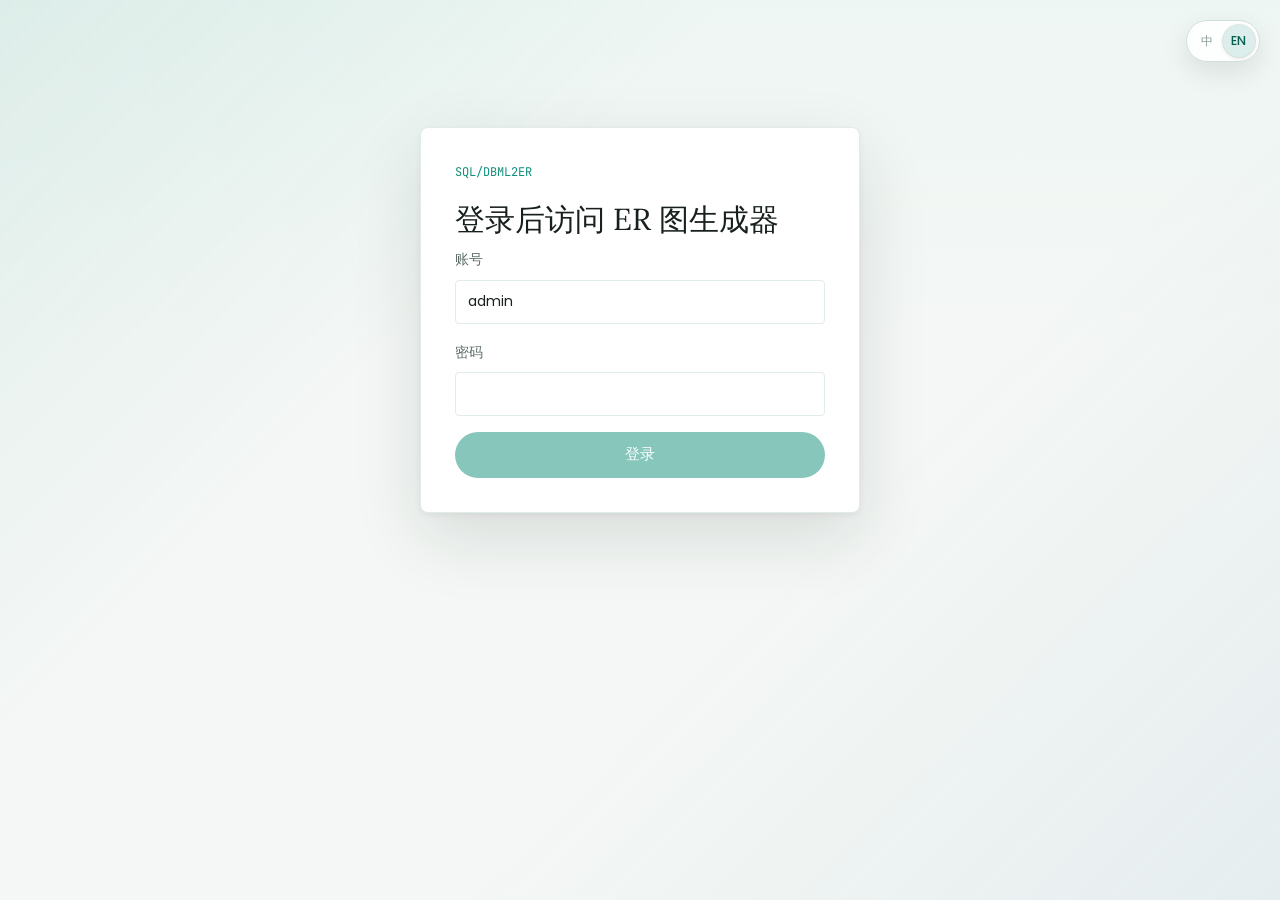
<file: index.html>
<!doctype html>
<html lang="zh-CN">
  <head>
    <meta charset="UTF-8" />
    <meta name="viewport" content="width=device-width, initial-scale=1.0" />
    <meta
      name="description"
      content="纯前端 SQL / DBML 转 Chen 模型 ER 图工具，支持布局、导出、历史快照和本地登录访问。"
    />
    <meta name="theme-color" content="#f4f7f5" />
    <title>SQL/DBML2ER</title>
    <script type="module" crossorigin src="/assets/index-CgBnX9WI.js"></script>
    <link rel="modulepreload" crossorigin href="/assets/rolldown-runtime-BYbx6iT9.js">
    <link rel="modulepreload" crossorigin href="/assets/vendor-antv-BL8iIaCQ.js">
    <link rel="modulepreload" crossorigin href="/assets/vendor-g6-D6hJtcaT.js">
    <link rel="modulepreload" crossorigin href="/assets/vendor-editor-D7fTCgB0.js">
    <link rel="stylesheet" crossorigin href="/assets/index-B530Taz9.css">
  </head>
  <body>
    <div id="root"></div>
  </body>
</html>
</file>
<file: assets/index-B530Taz9.css>
@font-face{font-family:DM Serif Display;font-style:normal;font-weight:400;font-display:swap;src:url(/assets/dm-serif-display-latin-400-normal-C5_t9oOD.woff2)format("woff2");unicode-range:U+??,U+131,U+152-153,U+2BB-2BC,U+2C6,U+2DA,U+2DC,U+304,U+308,U+329,U+2000-206F,U+20AC,U+2122,U+2191,U+2193,U+2212,U+2215,U+FEFF,U+FFFD}@font-face{font-family:DM Serif Display;font-style:italic;font-weight:400;font-display:swap;src:url(/assets/dm-serif-display-latin-400-italic-DpcbibHm.woff2)format("woff2");unicode-range:U+??,U+131,U+152-153,U+2BB-2BC,U+2C6,U+2DA,U+2DC,U+304,U+308,U+329,U+2000-206F,U+20AC,U+2122,U+2191,U+2193,U+2212,U+2215,U+FEFF,U+FFFD}@font-face{font-family:DM Serif Text;font-style:normal;font-weight:400;font-display:swap;src:url(/assets/dm-serif-text-latin-400-normal-B5I2PDKX.woff2)format("woff2");unicode-range:U+??,U+131,U+152-153,U+2BB-2BC,U+2C6,U+2DA,U+2DC,U+304,U+308,U+329,U+2000-206F,U+20AC,U+2122,U+2191,U+2193,U+2212,U+2215,U+FEFF,U+FFFD}@font-face{font-family:DM Serif Text;font-style:italic;font-weight:400;font-display:swap;src:url(/assets/dm-serif-text-latin-400-italic-BhFyO3B8.woff2)format("woff2");unicode-range:U+??,U+131,U+152-153,U+2BB-2BC,U+2C6,U+2DA,U+2DC,U+304,U+308,U+329,U+2000-206F,U+20AC,U+2122,U+2191,U+2193,U+2212,U+2215,U+FEFF,U+FFFD}@font-face{font-family:DM Sans;font-style:normal;font-weight:300;font-display:swap;src:url(/assets/dm-sans-latin-300-normal-C46oWILc.woff2)format("woff2");unicode-range:U+??,U+131,U+152-153,U+2BB-2BC,U+2C6,U+2DA,U+2DC,U+304,U+308,U+329,U+2000-206F,U+20AC,U+2122,U+2191,U+2193,U+2212,U+2215,U+FEFF,U+FFFD}@font-face{font-family:DM Sans;font-style:normal;font-weight:400;font-display:swap;src:url(/assets/dm-sans-latin-400-normal-CW0RaeGs.woff2)format("woff2");unicode-range:U+??,U+131,U+152-153,U+2BB-2BC,U+2C6,U+2DA,U+2DC,U+304,U+308,U+329,U+2000-206F,U+20AC,U+2122,U+2191,U+2193,U+2212,U+2215,U+FEFF,U+FFFD}@font-face{font-family:DM Sans;font-style:normal;font-weight:500;font-display:swap;src:url(/assets/dm-sans-latin-500-normal-B9HHJjqV.woff2)format("woff2");unicode-range:U+??,U+131,U+152-153,U+2BB-2BC,U+2C6,U+2DA,U+2DC,U+304,U+308,U+329,U+2000-206F,U+20AC,U+2122,U+2191,U+2193,U+2212,U+2215,U+FEFF,U+FFFD}@font-face{font-family:DM Sans;font-style:normal;font-weight:700;font-display:swap;src:url(/assets/dm-sans-latin-700-normal-DvUfVpUG.woff2)format("woff2");unicode-range:U+??,U+131,U+152-153,U+2BB-2BC,U+2C6,U+2DA,U+2DC,U+304,U+308,U+329,U+2000-206F,U+20AC,U+2122,U+2191,U+2193,U+2212,U+2215,U+FEFF,U+FFFD}@font-face{font-family:JetBrains Mono;font-style:normal;font-weight:400;font-display:swap;src:url(/assets/jetbrains-mono-latin-400-normal-V6pRDFza.woff2)format("woff2");unicode-range:U+??,U+131,U+152-153,U+2BB-2BC,U+2C6,U+2DA,U+2DC,U+304,U+308,U+329,U+2000-206F,U+20AC,U+2122,U+2191,U+2193,U+2212,U+2215,U+FEFF,U+FFFD}@font-face{font-family:Poppins;font-style:normal;font-weight:300;font-display:swap;src:url(/assets/poppins-latin-300-normal-Dku2WoCh.woff2)format("woff2");unicode-range:U+??,U+131,U+152-153,U+2BB-2BC,U+2C6,U+2DA,U+2DC,U+304,U+308,U+329,U+2000-206F,U+20AC,U+2122,U+2191,U+2193,U+2212,U+2215,U+FEFF,U+FFFD}@font-face{font-family:Poppins;font-style:normal;font-weight:400;font-display:swap;src:url(/assets/poppins-latin-400-normal-cpxAROuN.woff2)format("woff2");unicode-range:U+??,U+131,U+152-153,U+2BB-2BC,U+2C6,U+2DA,U+2DC,U+304,U+308,U+329,U+2000-206F,U+20AC,U+2122,U+2191,U+2193,U+2212,U+2215,U+FEFF,U+FFFD}@font-face{font-family:Poppins;font-style:italic;font-weight:400;font-display:swap;src:url(/assets/poppins-latin-400-italic-B4GYq972.woff2)format("woff2");unicode-range:U+??,U+131,U+152-153,U+2BB-2BC,U+2C6,U+2DA,U+2DC,U+304,U+308,U+329,U+2000-206F,U+20AC,U+2122,U+2191,U+2193,U+2212,U+2215,U+FEFF,U+FFFD}@font-face{font-family:Poppins;font-style:normal;font-weight:500;font-display:swap;src:url(/assets/poppins-latin-500-normal-C8OXljZJ.woff2)format("woff2");unicode-range:U+??,U+131,U+152-153,U+2BB-2BC,U+2C6,U+2DA,U+2DC,U+304,U+308,U+329,U+2000-206F,U+20AC,U+2122,U+2191,U+2193,U+2212,U+2215,U+FEFF,U+FFFD}@font-face{font-family:Poppins;font-style:normal;font-weight:600;font-display:swap;src:url(/assets/poppins-latin-600-normal-zEkxB9Mr.woff2)format("woff2");unicode-range:U+??,U+131,U+152-153,U+2BB-2BC,U+2C6,U+2DA,U+2DC,U+304,U+308,U+329,U+2000-206F,U+20AC,U+2122,U+2191,U+2193,U+2212,U+2215,U+FEFF,U+FFFD}@font-face{font-family:Poppins;font-style:normal;font-weight:700;font-display:swap;src:url(/assets/poppins-latin-700-normal-Qrb0O0WB.woff2)format("woff2");unicode-range:U+??,U+131,U+152-153,U+2BB-2BC,U+2C6,U+2DA,U+2DC,U+304,U+308,U+329,U+2000-206F,U+20AC,U+2122,U+2191,U+2193,U+2212,U+2215,U+FEFF,U+FFFD}@font-face{font-family:Poppins;font-style:italic;font-weight:700;font-display:swap;src:url(/assets/poppins-latin-700-italic-RKf6esGj.woff2)format("woff2");unicode-range:U+??,U+131,U+152-153,U+2BB-2BC,U+2C6,U+2DA,U+2DC,U+304,U+308,U+329,U+2000-206F,U+20AC,U+2122,U+2191,U+2193,U+2212,U+2215,U+FEFF,U+FFFD}@font-face{font-family:Lora;font-style:normal;font-weight:400;font-display:swap;src:url(/assets/lora-latin-400-normal-DnxXpLNu.woff2)format("woff2");unicode-range:U+??,U+131,U+152-153,U+2BB-2BC,U+2C6,U+2DA,U+2DC,U+304,U+308,U+329,U+2000-206F,U+20AC,U+2122,U+2191,U+2193,U+2212,U+2215,U+FEFF,U+FFFD}@font-face{font-family:Lora;font-style:italic;font-weight:400;font-display:swap;src:url(/assets/lora-latin-400-italic-DYjZp4sZ.woff2)format("woff2");unicode-range:U+??,U+131,U+152-153,U+2BB-2BC,U+2C6,U+2DA,U+2DC,U+304,U+308,U+329,U+2000-206F,U+20AC,U+2122,U+2191,U+2193,U+2212,U+2215,U+FEFF,U+FFFD}@font-face{font-family:Lora;font-style:normal;font-weight:600;font-display:swap;src:url(/assets/lora-latin-600-normal-B-3RcLOQ.woff2)format("woff2");unicode-range:U+??,U+131,U+152-153,U+2BB-2BC,U+2C6,U+2DA,U+2DC,U+304,U+308,U+329,U+2000-206F,U+20AC,U+2122,U+2191,U+2193,U+2212,U+2215,U+FEFF,U+FFFD}@font-face{font-family:Lora;font-style:italic;font-weight:600;font-display:swap;src:url(/assets/lora-latin-600-italic-DAEba4jb.woff2)format("woff2");unicode-range:U+??,U+131,U+152-153,U+2BB-2BC,U+2C6,U+2DA,U+2DC,U+304,U+308,U+329,U+2000-206F,U+20AC,U+2122,U+2191,U+2193,U+2212,U+2215,U+FEFF,U+FFFD}@font-face{font-family:Lora;font-style:normal;font-weight:700;font-display:swap;src:url(/assets/lora-latin-700-normal-BHK4Pzk4.woff2)format("woff2");unicode-range:U+??,U+131,U+152-153,U+2BB-2BC,U+2C6,U+2DA,U+2DC,U+304,U+308,U+329,U+2000-206F,U+20AC,U+2122,U+2191,U+2193,U+2212,U+2215,U+FEFF,U+FFFD}:root{--color-bg-base:#ece9e0;--color-bg-raised:#f5f3ec;--color-bg-overlay:#fdfcf8;--color-bg-inverted:#141413;--color-text-primary:#141413;--color-text-secondary:#6b6860;--color-text-muted:#b0aea5;--color-text-inverted:#faf9f5;--color-text-link:#c96442;--color-border-default:#d8d5cc;--color-border-subtle:#e8e6dc;--color-border-strong:#9b9890;--color-accent-orange:#d97757;--color-accent-warm:#c96442;--color-accent-blue:#6a9bcc;--color-accent-green:#788c5d;--color-accent-sand:#c4b99a;--color-success:#6b8f47;--color-warning:#c9943a;--color-error:#c0453a;--color-info:#5a89b8;--font-display:"Lora", "DM Serif Display", "Georgia", serif;--font-heading:"Poppins", "DM Sans", "Arial", sans-serif;--font-body:"Lora", "DM Serif Text", "Georgia", serif;--font-mono:"JetBrains Mono", "Fira Code", "Courier New", monospace;--weight-light:300;--weight-regular:400;--weight-medium:500;--weight-semibold:600;--weight-bold:700;--font-display-cn:"Lora", "DM Serif Display", "Songti SC", "STSong", "SimSun", serif;--font-body-cn:"Lora", "DM Serif Text", "Songti SC", "STSong", "SimSun", serif;--font-heading-cn:"Poppins", "DM Sans", "Noto Sans SC", "Source Han Sans SC", "PingFang SC", "Microsoft YaHei UI", "Microsoft YaHei", sans-serif;--text-xs:.75rem;--text-sm:.875rem;--text-base:1rem;--text-md:1.125rem;--text-lg:1.25rem;--text-xl:1.5rem;--text-2xl:2rem;--text-3xl:2.75rem;--text-4xl:3.5rem;--text-5xl:4.5rem;--leading-tight:1.15;--leading-snug:1.35;--leading-normal:1.55;--leading-loose:1.75;--leading-cn-tight:1.4;--leading-cn-snug:1.6;--leading-cn-normal:1.75;--leading-cn-loose:1.9;--text-cn-sm:.9375rem;--text-cn-base:1rem;--text-cn-md:1.125rem;--space-1:4px;--space-2:8px;--space-3:12px;--space-4:16px;--space-5:20px;--space-6:24px;--space-8:32px;--space-10:40px;--space-12:48px;--space-16:64px;--space-20:80px;--space-24:96px;--space-32:128px;--space-40:160px;--max-width-prose:680px;--max-width-text:860px;--max-width-layout:1200px;--max-width-full:1440px;--radius-sm:4px;--radius-md:8px;--radius-lg:16px;--radius-xl:24px;--radius-full:9999px;--ease-default:cubic-bezier(.16, 1, .3, 1);--ease-bounce:cubic-bezier(.34, 1.56, .64, 1);--ease-gentle:cubic-bezier(.4, 0, .2, 1);--duration-fast:.15s;--duration-normal:.25s;--duration-slow:.4s}@media (prefers-color-scheme:dark){:root{--color-bg-base:#1a1916;--color-bg-raised:#222119;--color-bg-overlay:#2c2b26;--color-bg-inverted:#f5f3ec;--color-text-primary:#eae7dc;--color-text-secondary:#9d9a91;--color-text-muted:#5c5a54;--color-text-inverted:#141413;--color-border-default:#3a3830;--color-border-subtle:#2e2d27}}*,:before,:after{box-sizing:border-box}html{-webkit-text-size-adjust:100%;scroll-behavior:smooth}body{background-color:var(--color-bg-base);color:var(--color-text-primary);font-family:var(--font-heading);font-size:var(--text-base);line-height:var(--leading-normal);-webkit-font-smoothing:antialiased;-moz-osx-font-smoothing:grayscale;margin:0}img,video,svg{max-width:100%;display:block}p,h1,h2,h3,h4,h5,h6{overflow-wrap:break-word;margin:0}ul,ol{margin:0;padding:0;list-style:none}a{color:inherit;text-decoration:none}button,input,select,textarea{font:inherit;color:inherit;appearance:none;background:0 0;border:none;outline:none}.page-container{width:100%;max-width:var(--max-width-layout);padding-inline:clamp(var(--space-6), 5vw, var(--space-16));margin:0 auto}.section-hero{padding-block:clamp(80px,12vw,160px)}.section-content{padding-block:clamp(64px,8vw,128px)}.section-tight{padding-block:clamp(40px,6vw,80px)}:focus-visible{outline:2px solid var(--color-accent-orange);outline-offset:3px;border-radius:var(--radius-sm)}@media (prefers-reduced-motion:reduce){*,:before,:after{scroll-behavior:auto!important;transition-duration:.01ms!important;animation-duration:.01ms!important;animation-iteration-count:1!important}}@keyframes fadeUp{0%{opacity:0;transform:translateY(24px)}to{opacity:1;transform:translateY(0)}}.reveal{opacity:0;animation:fadeUp var(--duration-slow) var(--ease-default) forwards}.reveal:first-child{animation-delay:0s}.reveal:nth-child(2){animation-delay:80ms}.reveal:nth-child(3){animation-delay:.16s}.reveal:nth-child(4){animation-delay:.24s}.reveal:nth-child(5){animation-delay:.32s}.scroll-reveal{opacity:0;transition:opacity .5s var(--ease-default), transform .5s var(--ease-default);transform:translateY(20px)}.scroll-reveal.is-visible{opacity:1;transform:none}:root{--shadow-card:0 2px 12px #14141312;--shadow-elevated:0 8px 32px #14141314;--shadow-btn:0 4px 12px #d977574d;--font-ui:var(--font-heading);--color-bg-surface:var(--color-bg-raised);--color-bg-elevated:var(--color-bg-overlay);--color-bg-sidebar:#f0ede4;--color-bg-input:var(--color-bg-overlay);--color-border:var(--color-border-default);--color-accent:var(--color-accent-orange);--color-accent-dim:#d977571f;--color-accent-glow:#d977572e;--color-success-dim:#6b8f471f;--color-success-glow:#6b8f471f;--color-warning-dim:#c9943a1f;--color-error-dim:#c0453a1f;--color-text-accent:var(--color-accent-warm);--color-text-success:var(--color-success);--color-text-error:var(--color-error);--color-text-warning:var(--color-warning);--color-text-disabled:var(--color-text-muted);--color-numeric:var(--color-accent-blue)}@media (prefers-color-scheme:dark){:root{--color-bg-sidebar:#1e1d19}}:root{--app-font:var(--font-heading-cn);--app-font-display:var(--font-display-cn);--app-font-body:var(--font-body-cn);--app-font-mono:"JetBrains Mono", "SF Mono", Consolas, monospace;--app-ink:var(--color-text-primary);--app-ink-2:var(--color-text-secondary);--app-ink-3:var(--color-text-muted);--app-bg:var(--color-bg-base);--app-bg-raised:var(--color-bg-raised);--app-bg-overlay:var(--color-bg-overlay);--app-border:var(--color-border-subtle);--app-border-strong:var(--color-border-default);--app-accent:var(--color-accent-orange);--app-accent-warm:var(--color-accent-warm)}*{outline:none}body{background-color:var(--app-bg);color:var(--app-ink);font-family:var(--app-font);font-size:var(--text-base);line-height:var(--leading-cn-normal);-webkit-font-smoothing:antialiased;-moz-osx-font-smoothing:grayscale;min-height:100vh;margin:0;padding:0;position:relative}body:before{content:"";z-index:-1;pointer-events:none;background:radial-gradient(60% 50% at 12% 0,#d9775717 0%,#0000 60%),radial-gradient(45% 45% at 100% 100%,#6a9bcc0f 0%,#0000 55%);position:fixed;inset:0}::selection{background:var(--app-accent);color:#fff}.app-container{max-width:1600px;margin:0 auto;padding:clamp(32px,4vw,64px) clamp(24px,4vw,40px) clamp(32px,4vw,48px)}.header{text-align:center;max-width:860px;animation:fadeInDown .9s var(--ease-default);margin:0 auto clamp(28px,3.6vw,48px)}.header-eyebrow{font-family:var(--app-font);font-size:var(--text-xs);font-weight:var(--weight-medium);letter-spacing:.14em;text-transform:uppercase;color:var(--app-ink-2);margin-bottom:var(--space-4);align-items:center;gap:10px;display:inline-flex}.header-eyebrow:before,.header-eyebrow:after{content:"";background:var(--app-border-strong);width:28px;height:1px}.header h1{font-family:var(--app-font-display);font-weight:var(--weight-regular);font-size:clamp(2rem,4.4vw,3.4rem);line-height:var(--leading-cn-tight);letter-spacing:-.015em;color:var(--app-ink);margin:0 0 var(--space-4) 0}@media (width>=769px){.header h1{white-space:nowrap}}.header h1 em{color:var(--app-accent-warm);font-style:normal;font-weight:var(--weight-regular)}.header p{font-family:var(--app-font-body);color:var(--app-ink-2);font-size:clamp(1rem,1.15vw,1.12rem);line-height:var(--leading-cn-loose);max-width:48em;margin:0 auto}.header-hint{font-weight:var(--weight-medium);letter-spacing:.1em;text-transform:uppercase;flex-direction:column;align-items:center;gap:8px;display:flex;font-family:var(--app-font)!important;font-size:var(--text-xs)!important;color:var(--app-ink-3)!important;margin:var(--space-5) auto 0!important;line-height:1!important}.header-hint-row{white-space:nowrap;align-items:center;gap:10px;display:inline-flex}.header-hint-row:first-child:before,.header-hint-row:first-child:after{content:"";background:var(--app-border-strong);width:22px;height:1px}.header-hint-row--secondary{color:var(--app-ink-3);opacity:.85}.main-content{animation:fadeInUp .9s var(--ease-default) .15s backwards;grid-template-columns:440px 1fr;align-items:stretch;gap:clamp(20px,2.4vw,32px);display:grid}.login-shell{place-items:center;min-height:62vh;padding:clamp(28px,5vw,72px) 20px;display:grid}.login-panel{background:var(--app-bg-raised);border:1px solid var(--app-border);border-radius:var(--radius-lg);width:min(440px,100%);padding:34px;box-shadow:0 18px 55px #1414131a}.login-brand{font-family:var(--app-font-mono);font-size:var(--text-xs);color:var(--app-accent-warm);margin-bottom:18px}.login-panel h1{font-family:var(--app-font-display);font-weight:var(--weight-medium);margin:0 0 10px;font-size:1.9rem;line-height:1.2}.login-panel p{color:var(--app-ink-2);margin:0 0 26px}.login-form{gap:16px;display:grid}.login-form label{font-size:var(--text-sm);color:var(--app-ink-2);gap:8px;display:grid}.login-form input{border:1px solid var(--app-border);border-radius:var(--radius-sm);height:44px;color:var(--app-ink);font:inherit;background:#fff;padding:0 12px}.login-form input:focus{border-color:var(--app-accent);box-shadow:0 0 0 3px #d9775724}.login-error{color:#b42318;font-size:var(--text-sm)}.login-submit{justify-content:center;width:100%}.app-session-bar{color:var(--app-ink-3);font-size:var(--text-xs);justify-content:flex-end;align-items:center;gap:10px;margin:-18px 0 18px;display:flex}.session-logout{border:1px solid var(--app-border);background:var(--app-bg-raised);color:var(--app-ink-2);border-radius:var(--radius-sm);cursor:pointer;padding:5px 10px}.session-logout:hover{border-color:var(--app-border-strong);color:var(--app-ink)}.app-card-header,.preview-header{flex-wrap:wrap;gap:16px;height:auto}.editor-frame{flex-direction:column;height:480px;display:flex}.button-spinner{border-width:2px;width:20px;height:20px}.preview-title-row{flex:1;align-items:center;gap:24px;min-width:300px;display:flex}.preview-title-row .card-title{white-space:nowrap}.legend-row{flex-wrap:wrap;align-items:center;gap:8px;display:flex}.legend-compact{padding:4px 10px;font-size:.8rem}.legend-swatch{background:#fff;border:1px solid #1e293b;width:10px;height:10px}.legend-swatch.entity{border-width:2px;border-radius:3px}.legend-swatch.entity.colored{background:#e0f2fe;border-color:#0ea5e9}.legend-swatch.relation{border-width:2px;transform:rotate(45deg)}.legend-swatch.relation.colored{background:#f5f3ff;border-color:#8b5cf6}.legend-swatch.attr,.legend-swatch.pk{border-radius:50%}.legend-swatch.attr.colored{border:2px solid #94a3b8}.legend-swatch.pk{border-width:2px}.legend-swatch.pk.colored{background:#ecfdf5;border-color:#10b981}.preview-actions{align-items:center;gap:16px;margin-left:auto;display:flex}.graph-card-content{flex-direction:column;height:100%;padding:0;display:flex;position:relative}.graph-error{margin:20px}.graph-host{width:100%;height:100%;position:relative}.card{background:var(--app-bg-raised);border:1px solid var(--app-border);border-radius:var(--radius-xl);height:100%;transition:border-color var(--duration-normal) var(--ease-default), box-shadow var(--duration-normal) var(--ease-default);flex-direction:column;display:flex;overflow:hidden;box-shadow:0 2px 12px #1414130d}.card-header{border-bottom:1px solid var(--app-border);background:var(--app-bg-overlay);justify-content:space-between;align-items:center;min-height:66px;padding:18px 24px;display:flex}.card-title{font-family:var(--app-font-display);font-weight:var(--weight-medium);color:var(--app-ink);letter-spacing:-.01em;align-items:center;gap:10px;margin:0;font-size:1.18rem;display:flex}.card-title span{font-size:1.2rem}.card-content{flex-direction:column;flex:1;gap:20px;padding:24px;display:flex}.inline-label{font-family:var(--app-font);font-size:var(--text-sm);color:var(--app-ink-2);letter-spacing:.01em}.input-textarea{border:1px solid var(--app-border);border-radius:var(--radius-md);width:100%;min-height:480px;font-family:var(--app-font-mono);background:var(--app-bg-overlay);color:var(--app-ink);resize:none;transition:border-color var(--duration-normal) var(--ease-default), box-shadow var(--duration-normal) var(--ease-default);flex:1;padding:18px;font-size:13.5px;line-height:1.65}.input-textarea:focus{border-color:var(--app-accent);box-shadow:0 0 0 3px #d9775733}.btn{border-radius:var(--radius-full);height:46px;font-family:var(--app-font);font-size:.92rem;font-weight:var(--weight-medium);letter-spacing:.01em;cursor:pointer;white-space:nowrap;width:100%;transition:transform var(--duration-fast) var(--ease-default), background var(--duration-normal) var(--ease-default), color var(--duration-normal) var(--ease-default), border-color var(--duration-normal) var(--ease-default), box-shadow var(--duration-normal) var(--ease-default);border:1px solid #0000;justify-content:center;align-items:center;gap:8px;padding:0 18px;display:inline-flex}.btn:disabled{opacity:.5;cursor:not-allowed;box-shadow:none!important;transform:none!important}.btn-primary{background:var(--app-accent);color:#fff;box-shadow:0 6px 18px #d977574d}.btn-primary:hover{background:var(--app-accent-warm);transform:translateY(-2px);box-shadow:0 10px 26px #c9644261}.btn-primary:active{transform:translateY(0)}.btn-secondary{color:var(--app-ink);border-color:var(--app-border-strong);background:0 0}.btn-secondary:hover{background:var(--app-bg-overlay);border-color:var(--app-ink);transform:translateY(-2px)}.btn-secondary:active{background:var(--app-bg-raised);transform:translateY(0)}.btn-sm{width:auto;height:36px;padding:0 16px;font-size:.82rem}.btn-accent{color:var(--app-accent-warm);background:#d9775714;border:1px solid #d9775738}.btn-accent:hover{background:#d9775724;border-color:#d9775761;transform:translateY(-1px)}.btn-accent:active{background:#d977572e;transform:translateY(0)}.button-group{flex-wrap:wrap;align-items:center;gap:10px;margin-top:auto;display:flex}.button-group .btn-primary{flex:1 1 0;width:auto;min-width:0;overflow:hidden}.button-group .btn-secondary{flex:1;min-width:140px}.btn-primary-label-stack{pointer-events:none;white-space:nowrap;justify-content:center;align-items:center;line-height:1;display:inline-flex;position:relative}.btn-primary-label-stack .label-long,.btn-primary-label-stack .label-short{will-change:opacity, transform;transition:opacity .24s,transform .34s cubic-bezier(.32,.72,0,1)}.btn-primary-label-stack .label-short{justify-content:center;align-items:center;display:flex;position:absolute;inset:0}.btn-primary-label-stack .label-long{opacity:1;transform:translateY(0)}.btn-primary-label-stack .label-short,.btn-primary-label-stack[data-compact=true] .label-long{opacity:0;transform:translateY(6px)}.btn-primary-label-stack[data-compact=true] .label-short{opacity:1;transform:translateY(0)}.diagram-container{width:100%;min-height:600px;transition:background-image var(--duration-normal) var(--ease-default);background-color:#fff;background-image:radial-gradient(#14141324 1.5px,#0000 1.5px);background-size:24px 24px;border:none;border-radius:0;flex:1;position:relative;overflow:hidden;box-shadow:inset 0 1px #14141305}.diagram-container.no-grid{background-color:#fff;background-image:none}.background-toggle,.colorize-toggle,.attrs-toggle,.history-toggle{border:1px solid var(--app-border);background:color-mix(in srgb, var(--app-bg-overlay) 92%, transparent);-webkit-backdrop-filter:blur(10px);backdrop-filter:blur(10px);cursor:pointer;z-index:100;width:40px;height:40px;transition:transform var(--duration-fast) var(--ease-default), background var(--duration-normal) var(--ease-default), border-color var(--duration-normal) var(--ease-default), box-shadow var(--duration-normal) var(--ease-default);border-radius:50%;place-items:center;display:grid;position:absolute;left:16px;box-shadow:0 2px 8px #1414130f}.background-toggle{top:16px}.colorize-toggle{top:64px}.attrs-toggle{top:112px}.history-toggle{top:160px}.background-toggle:hover,.colorize-toggle:hover,.attrs-toggle:hover,.history-toggle:hover{border-color:var(--app-accent);transform:scale(1.06);box-shadow:0 6px 16px #1414131a}.background-toggle:active,.colorize-toggle:active,.attrs-toggle:active,.history-toggle:active{transform:scale(.95)}.background-toggle>svg,.colorize-toggle>svg,.attrs-toggle>svg,.history-toggle>svg{color:var(--app-ink-2);transition:color var(--duration-fast) var(--ease-default);font-size:16px;display:block}.background-toggle:hover>svg,.colorize-toggle:hover>svg,.attrs-toggle:hover>svg,.history-toggle:hover>svg{color:var(--app-accent-warm)}.colorize-toggle.active{background:linear-gradient(135deg,#dbeafe 0%,#f3e8ff 50%,#ffe4e6 100%);border-color:#0ea5e94d;box-shadow:0 4px 14px #8b5cf62e}.colorize-toggle.active>svg{color:#0ea5e9}.colorize-toggle.active:hover{background:linear-gradient(135deg,#bfdbfe 0%,#e9d5ff 50%,#fecdd3 100%);border-color:#0ea5e973}.colorize-toggle.active:hover>svg{color:#0284c7}.attrs-toggle,.colorize-toggle{overflow:hidden}.attrs-toggle:after,.colorize-toggle:after{content:"";background:var(--app-ink-2);transform-origin:50%;width:28px;height:2px;transition:transform var(--duration-normal) var(--ease-default), background var(--duration-fast) var(--ease-default);pointer-events:none;border-radius:2px;position:absolute;top:50%;left:50%;transform:translate(-50%,-50%)rotate(-45deg)scaleX(0)}.attrs-toggle.active:after,.colorize-toggle:not(.active):after{transform:translate(-50%,-50%)rotate(-45deg)scaleX(1)}.attrs-toggle:hover:after,.colorize-toggle:hover:after{background:var(--app-accent-warm)}.loading-overlay{background:color-mix(in srgb, var(--app-bg-overlay) 78%, transparent);z-index:10;-webkit-backdrop-filter:blur(4px);backdrop-filter:blur(4px);place-items:center;display:grid;position:absolute;inset:0}.spinner{border:3px solid #d977572e;border-top-color:var(--app-accent);width:44px;height:44px;animation:spin 1s var(--ease-gentle) infinite;border-radius:50%}.error-message{color:var(--color-error);border-radius:var(--radius-md);background:#c0453a14;border:1px solid #c0453a38;align-items:center;gap:10px;padding:14px 18px;font-size:.95rem;display:flex}.legend-item{background:var(--app-bg-overlay);border:1px solid var(--app-border);font-family:var(--app-font);color:var(--app-ink-2);transition:color var(--duration-fast) var(--ease-default), border-color var(--duration-fast) var(--ease-default);border-radius:999px;align-items:center;gap:6px;padding:4px 10px;font-size:.78rem;display:flex}.legend-item:hover{color:var(--app-ink);border-color:var(--app-border-strong)}.cm-host{border-radius:var(--radius-md);height:480px;box-shadow:0 0 0 1px var(--app-border);transition:box-shadow var(--duration-normal) var(--ease-default);background:var(--app-bg-overlay);overflow:hidden}.cm-host:focus-within{box-shadow:0 0 0 1.5px var(--app-accent), 0 0 0 4.5px #d9775738}.cm-host .cm-editor{height:100%;font-family:var(--app-font-mono);color:var(--app-ink);background:0 0;font-size:13.5px}.cm-host .cm-editor.cm-focused{outline:none}.cm-host .cm-scroller{font-family:inherit;line-height:1.65}.cm-host .cm-gutters{background:var(--app-bg-raised);border-right:1px solid var(--app-border);color:var(--app-ink-3)}.cm-host .cm-lineNumbers .cm-gutterElement{color:var(--app-ink-3)}.cm-host .cm-cursor,.cm-host .cm-dropCursor{border-left:1.5px solid var(--app-accent-warm)}.cm-host,.cm-host .cm-editor,.cm-host .cm-scroller,.cm-host .cm-content,.cm-host .cm-line{cursor:url("data:image/svg+xml;utf8,<svg xmlns='http://www.w3.org/2000/svg' width='13' height='20' viewBox='0 0 13 20'><g fill='none' stroke-linecap='round'><g stroke='white' stroke-width='2.6'><line x1='6.5' y1='2.5' x2='6.5' y2='17.5'/><line x1='3.5' y1='2.75' x2='9.5' y2='2.75'/><line x1='3.5' y1='17.25' x2='9.5' y2='17.25'/></g><g stroke='black' stroke-width='1.2'><line x1='6.5' y1='2.5' x2='6.5' y2='17.5'/><line x1='3.5' y1='2.75' x2='9.5' y2='2.75'/><line x1='3.5' y1='17.25' x2='9.5' y2='17.25'/></g></g></svg>") 6 10,text}.cm-host .cm-selectionBackground,.cm-host .cm-editor .cm-selectionLayer .cm-selectionBackground,.cm-host .cm-editor.cm-focused>.cm-scroller>.cm-selectionLayer .cm-selectionBackground{background:0 0!important}.cm-host .cm-content ::selection{color:currentColor!important;background-color:#d9775747!important}.cm-host .cm-content::selection{color:currentColor!important;background-color:#d9775747!important}.cm-host .cm-line ::selection{color:currentColor!important;background-color:#d9775747!important}.cm-host .cm-line::selection{color:currentColor!important;background-color:#d9775747!important}.cm-host .cm-content ::-moz-selection{color:currentColor!important;background-color:#d9775747!important}.cm-host .cm-content::-moz-selection{color:currentColor!important;background-color:#d9775747!important}.cm-host .cm-line ::-moz-selection{color:currentColor!important;background-color:#d9775747!important}.cm-host .cm-line::-moz-selection{color:currentColor!important;background-color:#d9775747!important}.cm-host .cm-activeLine{background:#d977570d}.cm-host .cm-activeLineGutter{color:var(--app-ink-2);background:#d9775714}.switch-control{cursor:pointer;-webkit-user-select:none;user-select:none;align-items:center;gap:10px;display:inline-flex}.switch-control.is-disabled{cursor:not-allowed;opacity:.55}.switch-control-input{clip:rect(0 0 0 0);white-space:nowrap;border:0;width:1px;height:1px;margin:-1px;padding:0;position:absolute;overflow:hidden}.switch-control-track{width:30px;height:18px;transition:background var(--duration-normal) var(--ease-default);background:#0f172a2e;border-radius:999px;flex:none;display:inline-block;position:relative}.switch-control-thumb{width:14px;height:14px;transition:transform var(--duration-normal) var(--ease-default);background:#fff;border-radius:50%;position:absolute;top:2px;left:2px;box-shadow:0 1px 2px #0f172a2e}.switch-control-input:checked+.switch-control-track{background:var(--app-accent)}.switch-control-input:checked+.switch-control-track .switch-control-thumb{transform:translate(12px)}.switch-control:hover .switch-control-input:checked+.switch-control-track{background:var(--app-accent-warm)}.switch-control-input:focus-visible+.switch-control-track{box-shadow:0 0 0 2px var(--app-bg-overlay), 0 0 0 4px #d9775773}::-webkit-scrollbar{width:8px;height:8px}::-webkit-scrollbar-track{background:0 0}::-webkit-scrollbar-thumb{background:var(--app-border-strong);border-radius:4px}::-webkit-scrollbar-thumb:hover{background:var(--color-border-strong)}@keyframes fadeInDown{0%{opacity:0;transform:translateY(-24px)}to{opacity:1;transform:translateY(0)}}@keyframes fadeInUp{0%{opacity:0;transform:translateY(24px)}to{opacity:1;transform:translateY(0)}}@keyframes spin{to{transform:rotate(360deg)}}@media (width<=1200px){.main-content{grid-template-columns:1fr}}@media (width<=768px){.btn-primary:hover,.btn-secondary:hover,.btn-accent:hover{transform:none}.btn-primary:hover{background:var(--app-accent);box-shadow:0 6px 18px #d977574d}.btn-secondary:hover{border-color:var(--app-border-strong);background:0 0}.btn-accent:hover{background:#d9775714;border-color:#d9775738}.background-toggle:hover,.colorize-toggle:hover,.attrs-toggle:hover,.history-toggle:hover{border-color:var(--app-border);transform:none;box-shadow:0 2px 8px #1414130f}.btn-primary:active,.btn-secondary:active,.btn-accent:active{transform:scale(1.04)}.background-toggle:active,.colorize-toggle:active,.attrs-toggle:active,.history-toggle:active{transform:scale(1.1)}.app-container{padding:20px 16px 24px}.header{margin-bottom:28px}.header h1{font-size:clamp(1.8rem,6vw,2.4rem)}.header p{font-size:.96rem}.header-hint-row{white-space:normal}.main-content{gap:20px}.card-header{min-height:56px;padding:14px 18px}.card-content{gap:16px;padding:18px}.card-title{font-size:1.02rem}.cm-host{height:320px}.cm-host .cm-editor{font-size:13px}.button-group{gap:10px}.btn{height:44px;font-size:.9rem}.btn-sm{height:36px;font-size:.78rem}.diagram-container{min-height:420px}}@media (width<=480px){.app-container{padding:16px 12px 24px}.header{margin-bottom:22px}.header-eyebrow{font-size:.68rem}.header h1{letter-spacing:-.02em;font-size:1.7rem}.header p{font-size:.88rem}.main-content{gap:16px}.card{border-radius:var(--radius-lg)}.card-header{padding:12px 14px}.card-content{gap:12px;padding:14px}.card-title{font-size:.96rem}.cm-host{height:260px}.cm-host .cm-editor{font-size:12px}.diagram-container{background-size:18px 18px;min-height:320px}.legend-item{padding:3px 9px;font-size:.72rem}.btn{height:42px;padding:0 14px;font-size:.85rem}.btn-sm{height:32px;padding:0 12px;font-size:.72rem}.output-section .card-header>div:first-child>div:last-child{display:none!important}.output-section .card-header{flex-wrap:wrap;justify-content:center!important}.output-section .card-header>div:last-child{flex-wrap:wrap;justify-content:center;gap:8px!important;margin:0!important}.card-header>div:last-child .switch-control{transform:scale(.92)}}.lang-switch{z-index:9999;background:color-mix(in srgb, var(--app-bg-overlay) 92%, transparent);-webkit-backdrop-filter:blur(10px);backdrop-filter:blur(10px);border:1px solid var(--app-border);transition:opacity var(--duration-slow) var(--ease-default), border-color var(--duration-normal) var(--ease-default), box-shadow var(--duration-normal) var(--ease-default);border-radius:999px;align-items:center;gap:0;padding:4px;display:inline-flex;position:absolute;top:20px;right:20px;box-shadow:0 2px 10px #1414130f}body.history-open .lang-switch{opacity:0;pointer-events:none}.lang-switch:hover{border-color:var(--app-border-strong);box-shadow:0 6px 16px #14141314}.lang-switch .lang-option{z-index:1;cursor:pointer;width:32px;height:32px;font-family:var(--app-font);font-size:.78rem;font-weight:var(--weight-medium);letter-spacing:.02em;color:var(--app-ink-3);transition:color .26s var(--ease-default);background:0 0;border:0;border-radius:50%;place-items:center;margin:0;padding:0;display:grid;position:relative}.lang-switch .lang-option:hover{color:var(--app-ink-2)}.lang-switch .lang-thumb{background:var(--app-bg-raised);width:32px;height:32px;box-shadow:0 1.5px 4px #1414131a, 0 0 0 1px var(--app-border);pointer-events:none;border-radius:50%;transition:transform .38s cubic-bezier(.32,.72,.28,1);position:absolute;top:4px;left:4px}.lang-switch[data-lang=en] .lang-thumb{transform:translate(32px)}.lang-switch:focus-within{border-color:var(--app-accent);box-shadow:0 0 0 3px #d977572e}.lang-switch .lang-option:focus-visible{outline:none}.lang-fade-target{transition:opacity .22s var(--ease-default)}body.is-lang-fading .lang-fade-target{opacity:.28}@media (width<=500px){.lang-switch{top:14px;right:14px}.lang-switch .lang-option,.lang-switch .lang-thumb{width:28px;height:28px;font-size:.72rem}.lang-switch[data-lang=en] .lang-thumb{transform:translate(28px)}}@media (prefers-color-scheme:dark){body:before{background:radial-gradient(60% 50% at 12% 0,#d977571f 0%,#0000 60%),radial-gradient(45% 45% at 100% 100%,#6a9bcc14 0%,#0000 55%)}.input-textarea,.cm-host{background:var(--color-bg-overlay);color:var(--app-ink)}.diagram-container{background-color:#fff}::-webkit-scrollbar-thumb{background:var(--color-border-default)}}.export-btn-wrap{flex:none;justify-content:flex-end;align-items:center;display:flex}.export-btn{color:#fff;cursor:pointer;white-space:nowrap;height:52px;font-family:var(--app-font);background:linear-gradient(#262626,#171717);border:0;border-radius:9999px;justify-content:center;align-items:center;padding:0;transition:width .56s cubic-bezier(.32,.72,0,1),transform .56s cubic-bezier(.32,.72,0,1),box-shadow .56s cubic-bezier(.32,.72,0,1);display:flex;position:relative;overflow:hidden;box-shadow:inset 0 1px #ffffff1a,0 16px 32px -10px #0000004d}.export-btn[data-state=idle]{width:140px}.export-btn[data-state=open]{cursor:default;width:296px}.export-btn[data-state=loading]{cursor:default;width:200px}.export-btn[data-state=success]{cursor:default;width:180px}.export-btn[data-state=idle]:hover{transform:scale(1.02);box-shadow:inset 0 1px #ffffff1a,0 20px 40px -10px #0006}.export-btn[data-state=idle]:active{transform:scale(.97)}.export-btn:focus-visible{box-shadow:inset 0 1px 0 #ffffff1a, 0 16px 32px -10px #0000004d, 0 0 0 2px var(--app-bg), 0 0 0 4px var(--app-accent);outline:none}.export-btn:disabled{opacity:.45;cursor:not-allowed;transform:none!important}.export-progress{pointer-events:none;background:#ffffff1a;width:0;transition:width .3s cubic-bezier(0,0,.2,1);position:absolute;top:0;bottom:0;left:0}.export-view{opacity:0;pointer-events:none;white-space:nowrap;justify-content:center;align-items:center;gap:8px;width:100%;transition:opacity .24s,transform .34s cubic-bezier(.32,.72,0,1);display:flex;position:absolute;inset:0;transform:translateY(6px)}.export-view.is-on{opacity:1;pointer-events:auto;transform:translateY(0)}.export-view-idle .idle-label{letter-spacing:.14em;font-size:15px;font-weight:600}.export-view-idle .arrow-icon{color:#d4d4d4;transition:transform .34s cubic-bezier(.32,.72,0,1)}.export-btn[data-state=idle]:hover .export-view-idle .arrow-icon{transform:translateY(2px)}.export-view-open{justify-content:space-between;gap:0;padding:0 6px}.export-opt{cursor:pointer;border-radius:9999px;flex:1;justify-content:center;align-items:center;height:40px;transition:background .2s;display:flex}.export-opt:hover{background:#40404080}.export-opt-label{letter-spacing:.06em;color:#d4d4d4;pointer-events:none;font-size:13px;font-weight:700;transition:color .2s}.export-opt[data-fmt=PNG]:hover .export-opt-label{color:#60a5fa}.export-opt[data-fmt=SVG]:hover .export-opt-label{color:#34d399}.export-opt[data-fmt=XML]:hover .export-opt-label{color:#f59e0b}.export-sep{background:#404040;flex:0 0 1px;width:1px;height:18px;margin:0 2px;transition:opacity .2s}.export-view-open:hover .export-sep{opacity:.4}.export-cancel{color:#a3a3a3;cursor:pointer;border-radius:9999px;flex:0 0 40px;justify-content:center;align-items:center;width:40px;height:40px;transition:background .2s,color .2s;display:flex}.export-cancel:hover{color:#fff;background:#40404080}.export-cancel svg{pointer-events:none}.export-view-loading .export-spinner{color:#a3a3a3;width:16px;height:16px;animation:.8s linear infinite export-spin}@keyframes export-spin{to{transform:rotate(360deg)}}.export-view-loading .loading-label{color:#e5e5e5;letter-spacing:.02em;font-size:14px;font-weight:500}.export-view-success .check-icon{color:#34d399;width:16px;height:16px}.export-view-success .check-icon path{stroke-dasharray:18;stroke-dashoffset:18px}.export-view-success.is-on .check-icon path{animation:.46s cubic-bezier(.32,.72,0,1) .18s forwards export-draw}@keyframes export-draw{to{stroke-dashoffset:0}}.export-view-success .success-label{color:#34d399;letter-spacing:.02em;font-size:14px;font-weight:500}.btn:focus-visible,.background-toggle:focus-visible,.colorize-toggle:focus-visible,.attrs-toggle:focus-visible,.history-toggle:focus-visible{outline:2px solid var(--app-accent);outline-offset:3px}.history-overlay{z-index:1000;background:color-mix(in srgb, var(--app-bg) 96%, transparent);-webkit-backdrop-filter:blur(20px)saturate(135%);color:var(--app-ink);-webkit-user-select:none;user-select:none;touch-action:none;opacity:0;pointer-events:none;transition:opacity var(--duration-slow) var(--ease-default);position:fixed;inset:0;overflow:hidden}.history-overlay.is-open{opacity:1;pointer-events:auto}.history-overlay:not(.is-open) *{pointer-events:none!important}.history-overlay:before{content:"";filter:blur(40px);pointer-events:none;background:radial-gradient(#d9775742 0%,#0000 65%);width:55%;height:70%;position:absolute;inset:auto auto -18% -10%}.history-overlay:after{content:"";filter:blur(40px);pointer-events:none;background:radial-gradient(#c4b99a57 0%,#0000 70%);width:48%;height:58%;position:absolute;inset:-10% -12% auto auto}.history-header{z-index:5;pointer-events:none;font-family:var(--app-font-display);font-weight:var(--weight-regular);font-size:clamp(1.5rem,2vw,1.85rem);line-height:var(--leading-cn-tight);letter-spacing:-.015em;color:var(--app-ink);align-items:baseline;gap:14px;display:flex;position:absolute;top:clamp(24px,3vw,36px);left:clamp(24px,3vw,40px)}.history-header>svg{width:.78em;height:.78em;color:var(--app-accent-warm);position:relative;top:2px}.history-header .history-count{font-family:var(--app-font);font-weight:var(--weight-light);letter-spacing:.04em;color:var(--app-ink-2);font-size:.72em}.history-close{z-index:5;border:1px solid var(--app-border-strong);background:var(--app-bg-overlay);-webkit-backdrop-filter:blur(8px);backdrop-filter:blur(8px);width:40px;height:40px;color:var(--app-ink);cursor:pointer;transition:transform var(--duration-fast) var(--ease-default), background var(--duration-normal) var(--ease-default), border-color var(--duration-normal) var(--ease-default), color var(--duration-normal) var(--ease-default);border-radius:50%;place-items:center;display:grid;position:absolute;top:clamp(20px,2.4vw,28px);right:clamp(20px,2.4vw,32px);box-shadow:0 4px 12px #14141314}.history-close:hover{background:var(--app-bg-overlay);border-color:var(--app-accent);color:var(--app-accent-warm);transform:scale(1.06)}.history-close:active{transform:scale(.95)}.history-close:focus-visible{outline:2px solid var(--app-accent);outline-offset:3px}.history-hint{z-index:5;border-radius:var(--radius-full);border:1px solid var(--app-border-strong);background:var(--app-bg-overlay);-webkit-backdrop-filter:blur(10px);backdrop-filter:blur(10px);color:var(--app-ink-2);font-family:var(--app-font);font-size:var(--text-cn-sm);letter-spacing:.01em;pointer-events:none;transition:opacity .6s var(--ease-default);align-items:center;gap:10px;padding:10px 22px;display:flex;position:absolute;bottom:clamp(28px,4vw,44px);left:50%;transform:translate(-50%);box-shadow:0 10px 28px #1414131a}.history-hint>svg{color:var(--app-accent);animation:1.4s ease-in-out infinite history-bounce}@keyframes history-bounce{0%,to{transform:translateY(0)}50%{transform:translateY(-3px)}}.history-empty{pointer-events:none;text-align:center;place-items:center;display:grid;position:absolute;inset:0}.history-empty-card{align-items:center;gap:var(--space-3);padding:var(--space-8) var(--space-10);flex-direction:column;max-width:360px;display:flex}.history-empty-icon-wrap{background:color-mix(in srgb, var(--app-accent) 10%, var(--app-bg-overlay));border:1px solid color-mix(in srgb, var(--app-accent) 28%, transparent);width:88px;height:88px;margin-bottom:var(--space-2);border-radius:50%;place-items:center;display:grid;box-shadow:0 8px 24px #d977571f}.history-empty-icon-wrap>svg{width:30px;height:30px;color:var(--app-accent-warm)}.history-empty-title{font-family:var(--app-font-display);font-weight:var(--weight-regular);font-size:var(--text-xl);line-height:var(--leading-cn-snug);letter-spacing:-.01em;color:var(--app-ink)}.history-empty-hint{font-family:var(--app-font);font-size:var(--text-cn-sm);line-height:var(--leading-cn-normal);color:var(--app-ink-2)}.history-track{perspective:1400px;perspective-origin:50%;transform-style:preserve-3d;cursor:grab;position:absolute;inset:0}.history-track.is-dragging{cursor:grabbing}.history-card{border-radius:var(--radius-lg);background:var(--app-bg-overlay);width:320px;height:420px;transform-style:preserve-3d;will-change:transform;transition:box-shadow var(--duration-slow) var(--ease-default);position:absolute;top:50%;left:50%;overflow:hidden;box-shadow:0 30px 60px -16px #14141352,0 8px 16px -8px #1414132e}@media (width<=768px){.history-card{width:260px;height:360px}}.history-card-thumb{background-color:var(--app-bg-overlay);pointer-events:none;background-position:top;background-repeat:no-repeat;background-size:contain;position:absolute;inset:18px 16px 38%}.history-card-thumb.is-empty{background:linear-gradient(135deg, var(--app-bg-raised) 0%, color-mix(in srgb, var(--color-accent-sand) 22%, var(--app-bg-raised)) 100%);color:var(--app-ink-3);place-items:center;font-size:36px;display:grid}.history-card-track-overlay{background:color-mix(in srgb, var(--app-bg) 55%, transparent);pointer-events:none;opacity:calc(.55 - var(--shift,0) * .55);position:absolute;inset:0}.history-card-shade{background:linear-gradient(to top, var(--app-bg-overlay) 0%, color-mix(in srgb, var(--app-bg-overlay) 70%, transparent) 30%, transparent 58%);pointer-events:none;position:absolute;inset:0}.history-card-meta{z-index:2;pointer-events:none;font-family:var(--app-font);flex-direction:column;gap:10px;padding:20px 22px 22px;display:flex;position:absolute;inset:auto 0 0}.history-card-eyebrow{letter-spacing:.18em;text-transform:uppercase;font-size:11px;font-weight:var(--weight-semibold);color:var(--app-accent-warm)}.history-card-tags{flex-wrap:wrap;gap:6px;display:flex}.history-card-tags span{border-radius:var(--radius-full);background:color-mix(in srgb, var(--app-bg-raised) 80%, transparent);border:1px solid var(--app-border);color:var(--app-ink-2);letter-spacing:.02em;align-items:center;padding:3px 10px;font-size:11px;display:inline-flex}.history-card-actions{pointer-events:auto;opacity:var(--shift,0);transform:translateY(calc((1 - var(--shift,0)) * 16px));align-items:center;gap:12px;margin-top:4px;display:flex}.history-card-restore{border-radius:var(--radius-full);border:1px solid var(--app-accent);background:var(--app-accent);color:#fff;font-family:var(--app-font);font-size:13px;font-weight:var(--weight-medium);letter-spacing:.01em;cursor:pointer;transition:transform var(--duration-fast) var(--ease-default), background var(--duration-fast) var(--ease-default), border-color var(--duration-fast) var(--ease-default), box-shadow var(--duration-normal) var(--ease-default);align-items:center;gap:8px;padding:9px 18px;display:inline-flex;box-shadow:0 6px 16px #d9775747}.history-card-restore:hover{background:var(--app-accent-warm);border-color:var(--app-accent-warm);transform:translateY(-1px);box-shadow:0 10px 22px #c9644252}.history-card-restore:active{transform:translateY(0)scale(.97)}.history-card-delete{border-radius:var(--radius-full);border:1px solid var(--app-border);color:var(--app-ink-2);font-family:var(--app-font);cursor:pointer;transition:color var(--duration-fast) var(--ease-default), border-color var(--duration-fast) var(--ease-default), background var(--duration-fast) var(--ease-default);background:0 0;align-items:center;gap:6px;padding:8px 14px;font-size:12px;display:inline-flex}.history-card-delete:hover{color:var(--color-error);border-color:color-mix(in srgb, var(--color-error) 45%, transparent);background:color-mix(in srgb, var(--color-error) 8%, transparent)}.history-card-restore:focus-visible,.history-card-delete:focus-visible{outline:2px solid var(--app-accent);outline-offset:2px}.history-card-frame{border-radius:var(--radius-lg);border:1px solid color-mix(in srgb, var(--app-ink) 8%, transparent);pointer-events:none;position:absolute;inset:0}:root{--color-bg-base:#f4f7f5;--color-bg-raised:#fff;--color-bg-overlay:#eef6f3;--color-bg-inverted:#16201c;--color-text-primary:#17201c;--color-text-secondary:#5d6d66;--color-text-muted:#8a9992;--color-text-inverted:#f7fbf8;--color-text-link:#0f8f7a;--color-border-default:#cfded8;--color-border-subtle:#e1ebe7;--color-border-strong:#96aca3;--color-accent-orange:#0f8f7a;--color-accent-warm:#d7664d;--color-accent-blue:#3975a8;--color-accent-green:#4f8f55;--color-accent-sand:#c9b46b;--color-success:#4f8f55;--color-warning:#b98924;--color-error:#c45145;--color-info:#3975a8;--app-ink:var(--color-text-primary);--app-ink-2:var(--color-text-secondary);--app-ink-3:var(--color-text-muted);--app-bg:var(--color-bg-base);--app-bg-raised:var(--color-bg-raised);--app-bg-overlay:var(--color-bg-overlay);--app-border:var(--color-border-subtle);--app-border-strong:var(--color-border-default);--app-accent:var(--color-accent-orange);--app-accent-warm:var(--color-accent-warm);--radius-lg:8px;--radius-xl:8px}body{background:linear-gradient(#eef6f3f0,#f4f7f5fa 38%),#f4f7f5}body:before{background:linear-gradient(135deg,#0f8f7a14,#0000 34%),linear-gradient(315deg,#3975a812,#0000 38%)}.app-shell{min-height:100vh}.app-container{max-width:1640px;padding-top:clamp(26px,3.2vw,44px)}.app-workspace-header{max-width:980px;margin-bottom:clamp(18px,2.4vw,30px)}.app-workspace-header .header-eyebrow{color:var(--app-accent);letter-spacing:.08em;margin-bottom:10px}.app-workspace-header h1{font-family:var(--app-font);letter-spacing:0;font-size:clamp(1.8rem,3vw,2.6rem);font-weight:700}.app-workspace-header h1 em{color:var(--app-accent)}.app-workspace-header p{font-family:var(--app-font)}.model-summary{flex-wrap:wrap;justify-content:center;gap:10px;margin:-8px auto 18px;display:flex}.model-summary-item{background:#ffffffbd;border:1px solid #0f8f7a2e;border-radius:8px;grid-template-columns:auto auto;justify-content:center;align-items:baseline;gap:8px;min-width:112px;padding:10px 14px;display:grid;box-shadow:0 8px 26px #14201c0f}.model-summary-value{font-family:var(--app-font-mono);color:var(--app-accent);font-size:1rem;font-weight:700}.model-summary-label{color:var(--app-ink-2);font-size:.78rem;font-weight:600}.card{border-color:var(--color-border-default);box-shadow:0 1px 2px #14201c0a,0 14px 42px #14201c14}.card:hover{border-color:var(--color-border-strong);box-shadow:0 2px 6px #14201c0f,0 18px 50px #14201c1a}.card-header{background:linear-gradient(#f7fbf9,#eef6f3)}.card-title{font-family:var(--app-font);letter-spacing:0;font-weight:700}.btn-primary,.export-btn,.history-card-restore{background:var(--app-accent);box-shadow:0 8px 22px #0f8f7a3d}.btn-primary:hover,.export-btn[data-state=idle]:hover,.history-card-restore:hover{background:#0b7665;border-color:#0b7665;box-shadow:0 12px 28px #0f8f7a4d}.btn-accent{color:#0b7665;background:#0f8f7a14;border-color:#0f8f7a33}.btn-accent:hover{color:#075f52;background:#0f8f7a1f;border-color:#0f8f7a52}.diagram-container,.diagram-container.no-grid{background-color:#fbfdfc}.diagram-container{background-image:linear-gradient(#0f8f7a14 1px,#0000 1px),linear-gradient(90deg,#0f8f7a14 1px,#0000 1px);background-size:28px 28px}.background-toggle,.colorize-toggle,.attrs-toggle,.history-toggle{color:#0b7665;background:#ffffffeb;border-color:#0f8f7a2e;box-shadow:0 8px 24px #14201c1a}.background-toggle:hover,.colorize-toggle:hover,.attrs-toggle:hover,.history-toggle:hover,.colorize-toggle.active,.attrs-toggle.active{color:#075f52;background:#0f8f7a1a;border-color:#0f8f7a52}.login-panel{border-radius:8px;box-shadow:0 2px 6px #14201c0f,0 24px 70px #14201c1f}.login-brand,.history-card-eyebrow,.history-empty-icon-wrap{color:var(--app-accent)}.lang-switch{border-color:var(--color-border-default);background:#ffffffdb;box-shadow:0 10px 28px #14201c1a}.lang-switch .lang-option.is-active{color:#075f52}.lang-switch .lang-thumb{background:#0f8f7a24}@media (prefers-color-scheme:dark){:root{--color-bg-base:#111a17;--color-bg-raised:#18231f;--color-bg-overlay:#20302a;--color-text-primary:#eef6f3;--color-text-secondary:#b0c0b9;--color-text-muted:#6f827a;--color-border-default:#30453d;--color-border-subtle:#263832;--color-border-strong:#597168;--app-ink:var(--color-text-primary);--app-ink-2:var(--color-text-secondary);--app-ink-3:var(--color-text-muted);--app-bg:var(--color-bg-base);--app-bg-raised:var(--color-bg-raised);--app-bg-overlay:var(--color-bg-overlay);--app-border:var(--color-border-subtle);--app-border-strong:var(--color-border-default)}body{background:linear-gradient(#20302af5,#111a17 45%),#111a17}body:before{background:linear-gradient(135deg,#0f8f7a1f,#0000 34%),linear-gradient(315deg,#d7664d14,#0000 38%)}.card-header{background:linear-gradient(#20302a,#18231f)}.diagram-container,.diagram-container.no-grid{background-color:#f8fbfa}.lang-switch,.background-toggle,.colorize-toggle,.attrs-toggle,.history-toggle{background:#18231fe6}}
</file>
